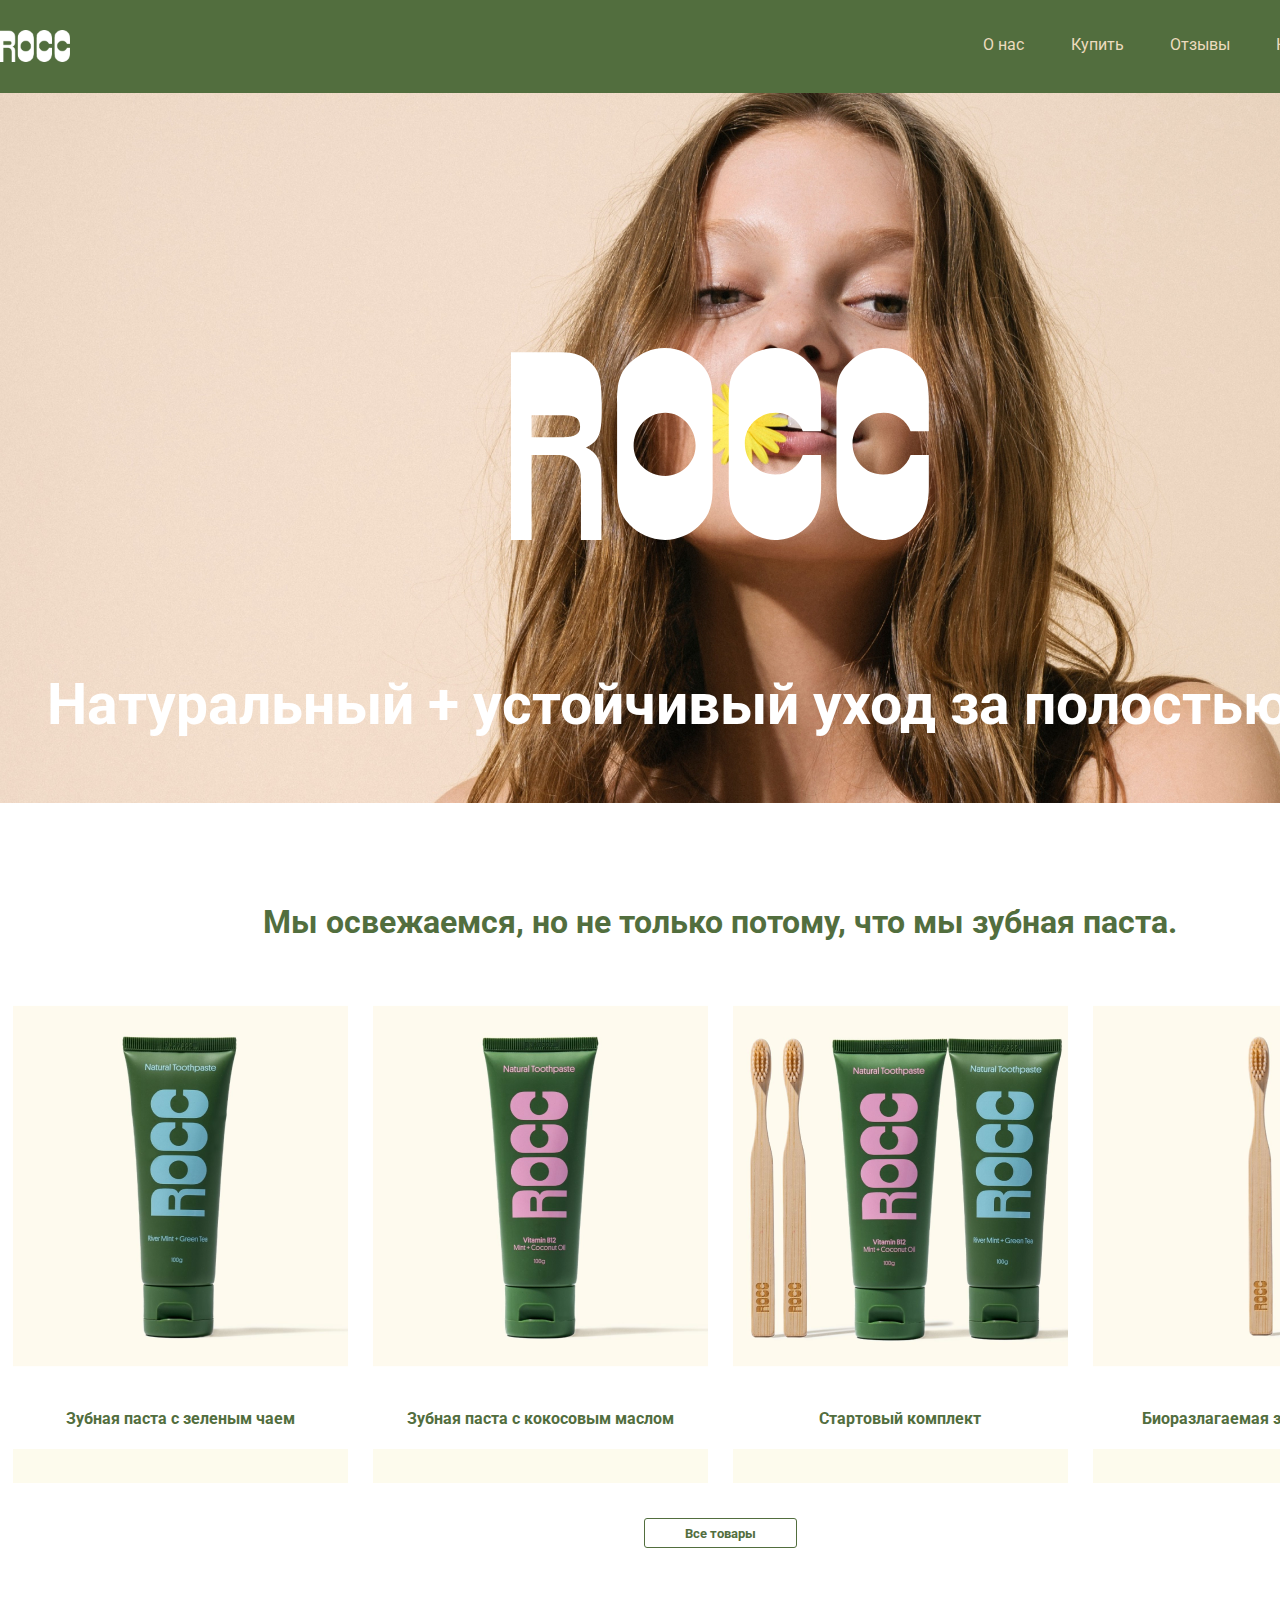
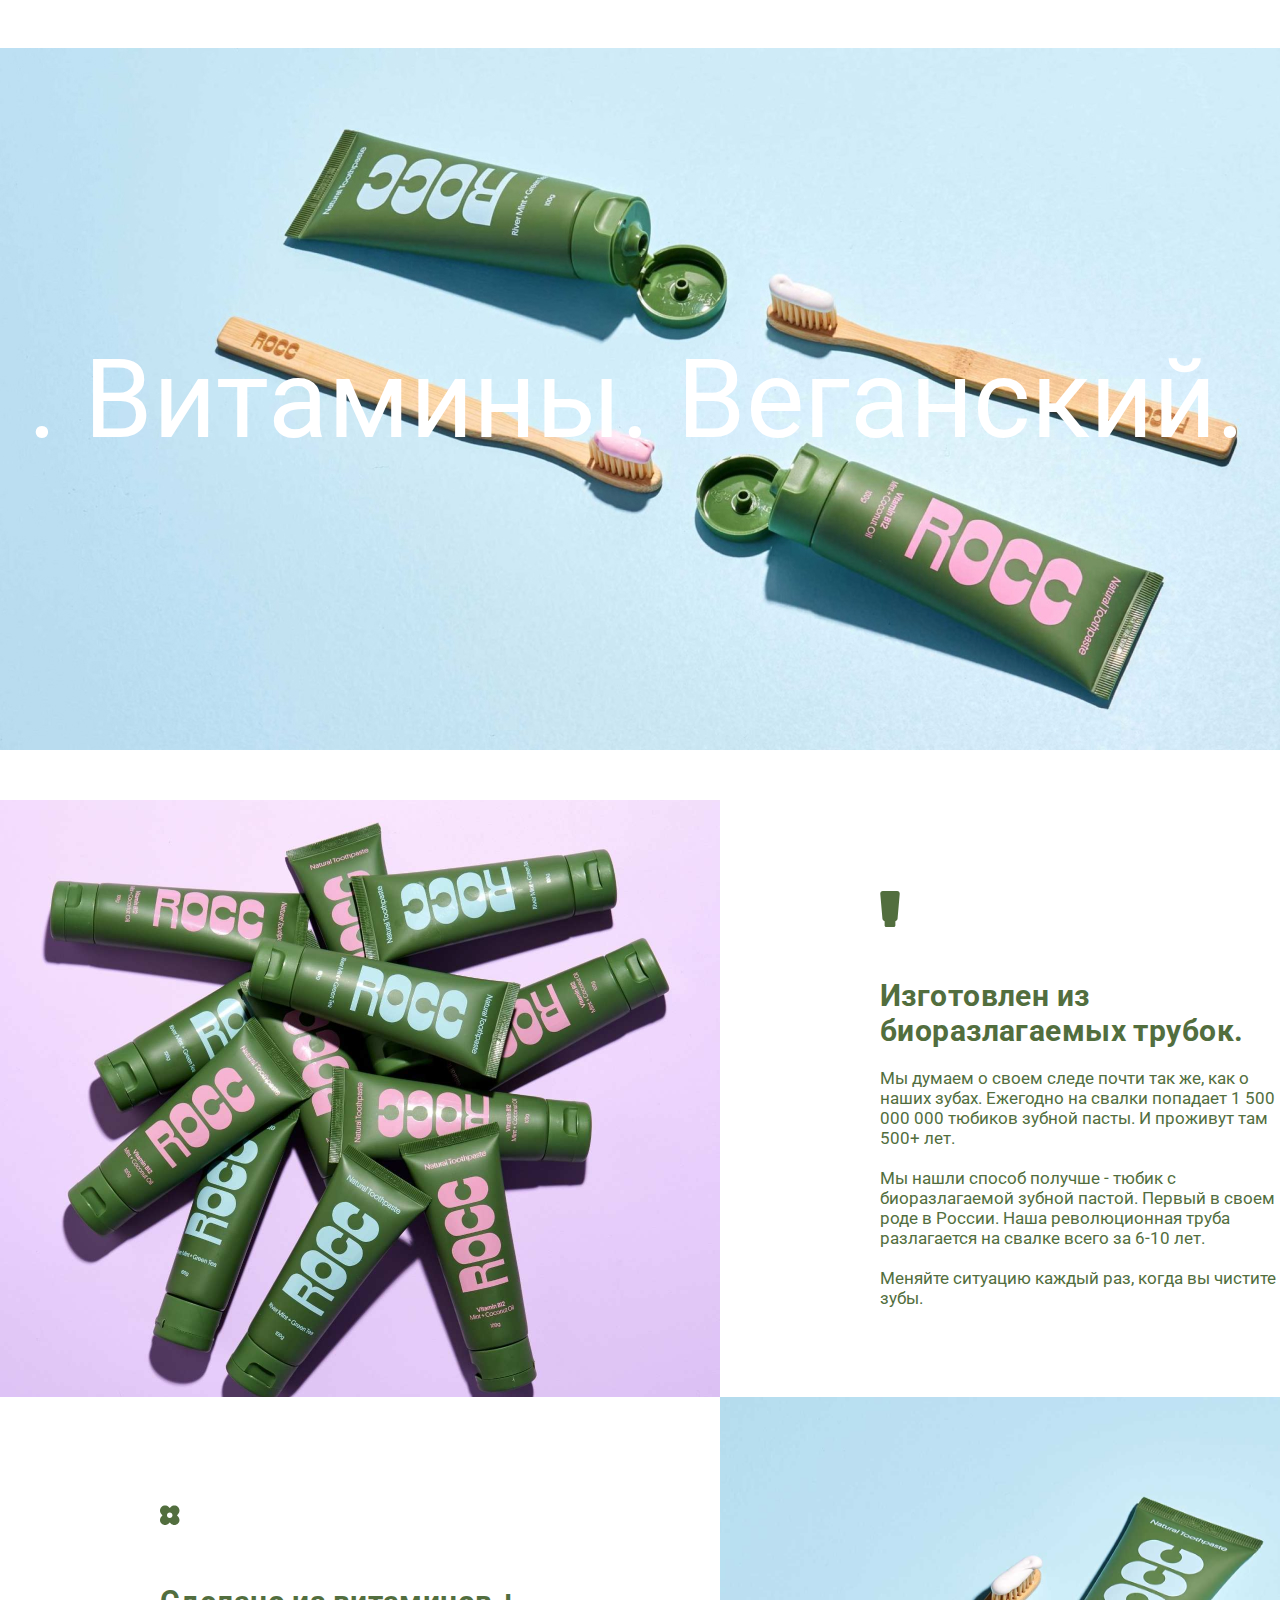
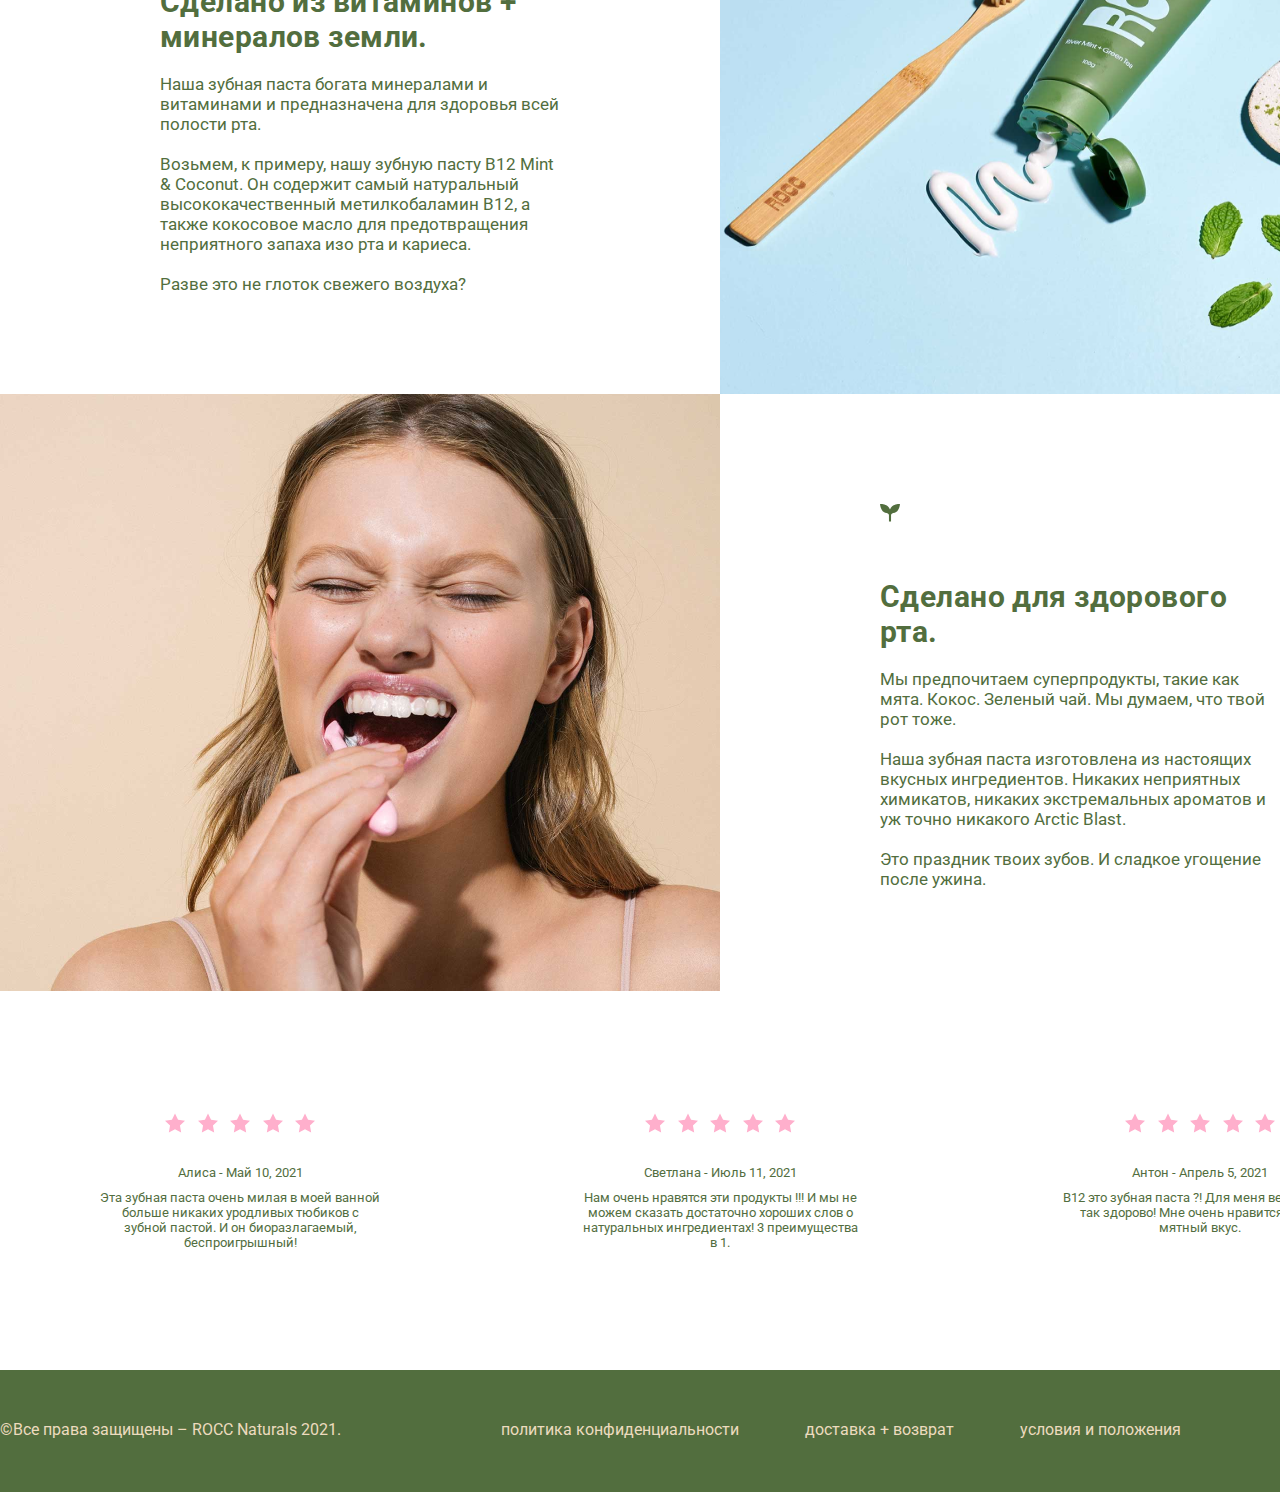
<file: index.html>
<!DOCTYPE html>
<html lang="en">
  <head>
    <meta charset="UTF-8" />
    <meta http-equiv="X-UA-Compatible" content="IE=edge" />
    <meta name="viewport" content="width=device-width, initial-scale=1.0" />
    <link rel="stylesheet" href="styles/index.css" />
    <title>ROCC</title>
  </head>
  <body>
    <header class="header">
      <nav class="header__nav wrapper">
        <span class="header__logo">
          <a href="index.html">
            <img src="./images/logo.png" height="32" alt="Логотип сайта ROCC">
          </a>
        </span>
        <ul class="menu">
          <li class="menu__item">
            <a class="menu__list" href="#about">О нас</a>
          </li>
          <li class="menu__item">
            <a class="menu__list" href="#shop">Купить</a>
          </li>
          <li class="menu__item">
            <a class="menu__list" href="#comments">Отзывы</a>
          </li>
          <li class="menu__item">
            <a class="menu__list" href="#contacts">Контакты</a>
          </li>
          <li class="menu__item">
            <a class="menu__list" href="signin.html">
              <svg xmlns="http://www.w3.org/2000/svg" viewBox="0 0 448 512"><!--! Font Awesome Pro 6.1.1 by @fontawesome - https://fontawesome.com License - https://fontawesome.com/license (Commercial License) Copyright 2022 Fonticons, Inc. --><path d="M224 256c70.7 0 128-57.31 128-128s-57.3-128-128-128C153.3 0 96 57.31 96 128S153.3 256 224 256zM274.7 304H173.3C77.61 304 0 381.6 0 477.3c0 19.14 15.52 34.67 34.66 34.67h378.7C432.5 512 448 496.5 448 477.3C448 381.6 370.4 304 274.7 304z"/></svg>
            </a>
          </li>
        </ul>
      </nav>
    </header>
    <main class="main wrapper">
        <section class="better">
          <img class="better__img" src="images/logo.png" width="418" height="192" alt="" />
          <h1 class="better__title">Натуральный + устойчивый уход за полостью рта</h1>
        </section>
        <section id="shop" class="shop">
            <h1 class="shop__title">Мы освежаемся, но не только потому, что мы зубная паста.</h1>
            <article class="shop__article">
                <img class="article__img" src="images/Rectangle.png" alt="">
                <h4 class="article__title">Зубная паста с зеленым чаем</h4>
            </article>
            <article class="shop__article">
                <img class="article__img" src="images/Rectangle-1.png" alt="">
                <h4 class="article__title">Зубная паста с кокосовым маслом</h4>
            </article>
            <article class="shop__article">
                <img class="article__img" src="images/Rectangle-2.png" alt="">
                <h4 class="article__title">Стартовый комплект</h4>
            </article>
            <article class="shop__article">
                <img class="article__img" src="images/Rectangle-3.png" alt="">
                <h4 class="article__title">Биоразлагаемая зубная щетка</h4>
            </article>
            <button class="shop__button btn">Все товары</button>
        </section>
        <section class="shop-2">
            <h1 class="shop-2__title">. Витамины. Веганский. Пр</h1>
        </section>
        <section id="about" class="gallery">
            <img class="gallery__img-1" src="images/Rectangle 4.png" width="720" height="597" alt=""/>
            <div class="gallery__text-1">
              <svg class="gallery__svg" width="21" height="38" viewBox="0 0 21 38" fill="none" xmlns="http://www.w3.org/2000/svg">
                <path fill-rule="evenodd" clip-rule="evenodd" d="M17.9907 0H3.00857C1.40148 0 0.140009 1.39007 0.279824 3.00271L2.5687 29.2952C2.68024 30.572 3.64166 31.5748 4.85994 31.7744V36.3771C4.85994 37.2745 5.57943 38 6.46702 38H14.5331C15.4207 38 16.1402 37.2745 16.1402 36.3771V31.7744C17.3584 31.574 18.3191 30.572 18.4314 29.2952L20.7203 3.00271C20.8593 1.39007 19.5978 0 17.9907 0Z" fill="#526E3E"/>
              </svg>
              <h1 class="gallery__title">Изготовлен из биоразлагаемых трубок.</h1>
              <p>Мы думаем о своем следе почти так же, как о наших зубах. Ежегодно на свалки попадает 1 500 000 000 тюбиков зубной пасты. И проживут там 500+ лет.</p>
              <p>Мы нашли способ получше - тюбик с биоразлагаемой зубной пастой. Первый в своем роде в России. Наша революционная труба разлагается на свалке всего за 6-10 лет.</p>
              <p>Меняйте ситуацию каждый раз, когда вы чистите зубы.</p>
            </div>
            
            <img class="gallery__img-2" src="images/Rectangle 5.png" width="720" height="597" alt=""/>
            <div class="gallery__text-2">
              <svg class="gallery__svg" width="37" height="37" viewBox="0 0 37 37" fill="none" xmlns="http://www.w3.org/2000/svg">
                <path fill-rule="evenodd" clip-rule="evenodd" d="M31.3788 18.2554C31.3242 18.2008 31.2647 18.155 31.2085 18.102C31.2639 18.0489 31.3242 18.0031 31.3788 17.9485L33.2573 16.07C36.9276 12.3998 36.9276 6.44852 33.2573 2.7783C29.5871 -0.891921 23.6358 -0.891921 19.9656 2.7783L18.0871 4.6568C18.0598 4.68412 18.0373 4.71465 18.01 4.74197C17.9827 4.71465 17.9602 4.68412 17.9329 4.6568L16.0544 2.7783C12.3841 -0.891921 6.43288 -0.891921 2.76266 2.7783C-0.907561 6.44852 -0.907561 12.3998 2.76266 16.07L4.64116 17.9485C4.6958 18.0031 4.75525 18.0489 4.81149 18.102C4.75606 18.155 4.6958 18.2008 4.64116 18.2554L2.76266 20.1339C-0.907561 23.8041 -0.907561 29.7554 2.76266 33.4256C6.43288 37.0958 12.3841 37.0958 16.0544 33.4256L17.9329 31.5471C17.9602 31.5198 17.9827 31.4893 18.01 31.462C18.0373 31.4893 18.0598 31.5198 18.0871 31.5471L19.9656 33.4256C23.6358 37.0958 29.5871 37.0958 33.2573 33.4256C36.9276 29.7554 36.9276 23.8041 33.2573 20.1339L31.3788 18.2554ZM18.01 23.2104C15.189 23.2104 12.9016 20.9237 12.9016 18.102C12.9016 15.2802 15.1882 12.9935 18.01 12.9935C20.8318 12.9935 23.1184 15.2802 23.1184 18.102C23.1184 20.9237 20.831 23.2104 18.01 23.2104Z" fill="#526E3E"/>
              </svg>
              <h1 class="gallery__title">Сделано из витаминов + минералов земли.</h1>
              <p>Наша зубная паста богата минералами и витаминами и предназначена для здоровья всей полости рта.</p>
              <p>Возьмем, к примеру, нашу зубную пасту B12 Mint & Coconut. Он содержит самый натуральный высококачественный метилкобаламин B12, а также кокосовое масло для предотвращения неприятного запаха изо рта и кариеса.</p>
              <p>Разве это не глоток свежего воздуха?</p>
            </div>

            <img class="gallery__img-3" src="images/Rectangle 6.png" width="720" height="597" alt=""/>
            <div class="gallery__text-3">
              <svg class="gallery__svg" width="36" height="32" viewBox="0 0 36 32" fill="none" xmlns="http://www.w3.org/2000/svg">
                <path fill-rule="evenodd" clip-rule="evenodd" d="M18 9.63617C13.0104 -1.79455 0 0.120651 0 0.120651C1.41048 8.49929 3.7152 14.5048 12.155 16.1896C15.2273 16.8023 15.9343 18.7989 16.0906 19.5067C16.0862 19.745 16.0826 19.9862 16.0826 20.2303L16.133 27.917V31.3334H19.867V27.917L19.9174 20.2303C19.9174 19.9862 19.9138 19.745 19.9094 19.5067C20.0657 18.7989 20.7734 16.8023 23.845 16.1896C32.2848 14.5048 34.5895 8.49929 36 0.120651C36 0.120651 22.9896 -1.79455 18 9.63617Z" fill="#526E3E"/>
              </svg>
              <h1 class="gallery__title">Сделано для здорового рта.</h1>
              <p>Мы предпочитаем суперпродукты, такие как мята. Кокос. Зеленый чай. Мы думаем, что твой рот тоже.</p>
              <p>Наша зубная паста изготовлена ​​из настоящих вкусных ингредиентов. Никаких неприятных химикатов, никаких экстремальных ароматов и уж точно никакого Arctic Blast.</p>
              <p>Это праздник твоих зубов. И сладкое угощение после ужина.</p>
            </div>
        </section>
        <section id="comments" class="comments">
          <article class="comments__article">
            <div class="comments__article--star">
              <svg xmlns="http://www.w3.org/2000/svg" width="24" height="24" viewBox="0 0 24 24">
                <path d="M12 .587l3.668 7.568 8.332 1.151-6.064 5.828 1.48 8.279-7.416-3.967-7.417 3.967 1.481-8.279-6.064-5.828 8.332-1.151z"/>
              </svg>
              <svg xmlns="http://www.w3.org/2000/svg" width="24" height="24" viewBox="0 0 24 24">
                <path d="M12 .587l3.668 7.568 8.332 1.151-6.064 5.828 1.48 8.279-7.416-3.967-7.417 3.967 1.481-8.279-6.064-5.828 8.332-1.151z"/>
              </svg>
              <svg xmlns="http://www.w3.org/2000/svg" width="24" height="24" viewBox="0 0 24 24">
                <path d="M12 .587l3.668 7.568 8.332 1.151-6.064 5.828 1.48 8.279-7.416-3.967-7.417 3.967 1.481-8.279-6.064-5.828 8.332-1.151z"/>
              </svg>
              <svg xmlns="http://www.w3.org/2000/svg" width="24" height="24" viewBox="0 0 24 24">
                <path d="M12 .587l3.668 7.568 8.332 1.151-6.064 5.828 1.48 8.279-7.416-3.967-7.417 3.967 1.481-8.279-6.064-5.828 8.332-1.151z"/>
              </svg>
              <svg xmlns="http://www.w3.org/2000/svg" width="24" height="24" viewBox="0 0 24 24">
                <path d="M12 .587l3.668 7.568 8.332 1.151-6.064 5.828 1.48 8.279-7.416-3.967-7.417 3.967 1.481-8.279-6.064-5.828 8.332-1.151z"/>
              </svg>
            </div>
            <p>Алиса - Май 10, 2021</p>
            <p>Эта зубная паста очень милая в моей ванной больше никаких уродливых тюбиков с зубной пастой. И он биоразлагаемый, беспроигрышный!</p>
          </article>
          <article class="comments__article">
            <div class="comments__article--star">
              <svg xmlns="http://www.w3.org/2000/svg" width="24" height="24" viewBox="0 0 24 24">
                <path d="M12 .587l3.668 7.568 8.332 1.151-6.064 5.828 1.48 8.279-7.416-3.967-7.417 3.967 1.481-8.279-6.064-5.828 8.332-1.151z"/>
              </svg>
              <svg xmlns="http://www.w3.org/2000/svg" width="24" height="24" viewBox="0 0 24 24">
                <path d="M12 .587l3.668 7.568 8.332 1.151-6.064 5.828 1.48 8.279-7.416-3.967-7.417 3.967 1.481-8.279-6.064-5.828 8.332-1.151z"/>
              </svg>
              <svg xmlns="http://www.w3.org/2000/svg" width="24" height="24" viewBox="0 0 24 24">
                <path d="M12 .587l3.668 7.568 8.332 1.151-6.064 5.828 1.48 8.279-7.416-3.967-7.417 3.967 1.481-8.279-6.064-5.828 8.332-1.151z"/>
              </svg>
              <svg xmlns="http://www.w3.org/2000/svg" width="24" height="24" viewBox="0 0 24 24">
                <path d="M12 .587l3.668 7.568 8.332 1.151-6.064 5.828 1.48 8.279-7.416-3.967-7.417 3.967 1.481-8.279-6.064-5.828 8.332-1.151z"/>
              </svg>
              <svg xmlns="http://www.w3.org/2000/svg" width="24" height="24" viewBox="0 0 24 24">
                <path d="M12 .587l3.668 7.568 8.332 1.151-6.064 5.828 1.48 8.279-7.416-3.967-7.417 3.967 1.481-8.279-6.064-5.828 8.332-1.151z"/>
              </svg>
            </div>
            <p>Светлана - Июль 11, 2021</p>
            <p>Нам очень нравятся эти продукты !!! И мы не можем сказать достаточно хороших слов о натуральных ингредиентах! 3 преимущества в 1.</p>
          </article>
          <article class="comments__article">
            <div class="comments__article--star">
              <svg xmlns="http://www.w3.org/2000/svg" width="24" height="24" viewBox="0 0 24 24">
                <path d="M12 .587l3.668 7.568 8.332 1.151-6.064 5.828 1.48 8.279-7.416-3.967-7.417 3.967 1.481-8.279-6.064-5.828 8.332-1.151z"/>
              </svg>
              <svg xmlns="http://www.w3.org/2000/svg" width="24" height="24" viewBox="0 0 24 24">
                <path d="M12 .587l3.668 7.568 8.332 1.151-6.064 5.828 1.48 8.279-7.416-3.967-7.417 3.967 1.481-8.279-6.064-5.828 8.332-1.151z"/>
              </svg>
              <svg xmlns="http://www.w3.org/2000/svg" width="24" height="24" viewBox="0 0 24 24">
                <path d="M12 .587l3.668 7.568 8.332 1.151-6.064 5.828 1.48 8.279-7.416-3.967-7.417 3.967 1.481-8.279-6.064-5.828 8.332-1.151z"/>
              </svg>
              <svg xmlns="http://www.w3.org/2000/svg" width="24" height="24" viewBox="0 0 24 24">
                <path d="M12 .587l3.668 7.568 8.332 1.151-6.064 5.828 1.48 8.279-7.416-3.967-7.417 3.967 1.481-8.279-6.064-5.828 8.332-1.151z"/>
              </svg>
              <svg xmlns="http://www.w3.org/2000/svg" width="24" height="24" viewBox="0 0 24 24">
                <path d="M12 .587l3.668 7.568 8.332 1.151-6.064 5.828 1.48 8.279-7.416-3.967-7.417 3.967 1.481-8.279-6.064-5.828 8.332-1.151z"/>
              </svg>
            </div>
            <p>Антон - Апрель 5, 2021</p>
            <p>B12 это зубная паста ?! Для меня вегана - это так здорово! Мне очень нравится супер мятный вкус.</p>
          </article>
        </section>
    </main>
    <footer id="contacts" class="footer">
      <div class="footer__container wrapper">
        <span class="footer__copyright">©Все права защищены – ROCC Naturals 2021.</span>
        <ul class="footer__menu">
          <li><a href="#">политика конфиденциальности</a></li>
          <li><a href="#">доставка + возврат</a></li>
          <li><a href="#">условия и положения</a></li>
        </ul>
        <ul class="footer__menu--social">
          <li>
            <a href="#">
              <svg width="18" height="18" xmlns="http://www.w3.org/2000/svg">
                <path d="M18 9.05C18 4.05 13.97 0 9 0S0 4.05 0 9.05c0 4.52 3.3 8.27 7.6 8.95v-6.33H5.3V9.05h2.3V7.06c0-2.27 1.34-3.52 3.4-3.52.98 0 2 .17 2 .17v2.23h-1.13c-1.11 0-1.46.7-1.46 1.42v1.7h2.5l-.4 2.61h-2.1V18A9.04 9.04 0 0018 9.05z"/>
              </svg>
            </a>
          </li>
          <li>
            <a href="#">
              <svg width="17" height="14" xmlns="http://www.w3.org/2000/svg">
                <path d="M5.35 14c6.41 0 9.92-5.39 9.92-10.06l-.01-.45A7.14 7.14 0 0017 1.66a6.8 6.8 0 01-2 .55A3.55 3.55 0 0016.53.26c-.68.4-1.43.7-2.21.85a3.48 3.48 0 00-5.73.97c-.31.7-.4 1.5-.22 2.26A9.8 9.8 0 011.18.64a3.58 3.58 0 001.08 4.72 3.46 3.46 0 01-1.58-.44v.05c0 .81.28 1.6.8 2.24a3.48 3.48 0 002 1.22c-.51.14-1.05.17-1.57.06a3.54 3.54 0 003.26 2.46A6.94 6.94 0 010 12.41 9.8 9.8 0 005.35 14z" />
              </svg>
            </a>
          </li>
          <li>
            <a href="#">
              <svg width="18" height="18" xmlns="http://www.w3.org/2000/svg">
                <path d="M9 1.62c2.41 0 2.7.01 3.64.05.88.04 1.36.19 1.67.31.42.16.72.36 1.04.67.31.32.5.62.67 1.04.12.32.27.8.3 1.67.05.95.06 1.23.06 3.63 0 2.41 0 2.7-.05 3.64a4.93 4.93 0 01-.31 1.67c-.16.42-.36.72-.67 1.03-.32.32-.62.51-1.04.68-.31.12-.8.27-1.67.3-.95.05-1.23.06-3.63.06-2.41 0-2.7-.01-3.64-.05A4.94 4.94 0 013.7 16a2.79 2.79 0 01-1.04-.68A2.77 2.77 0 012 14.3c-.12-.32-.27-.8-.3-1.67-.05-.95-.06-1.23-.06-3.64 0-2.4 0-2.69.05-3.63.04-.88.19-1.35.31-1.67.16-.42.36-.72.67-1.04.32-.31.62-.5 1.04-.67.31-.12.8-.27 1.67-.3.94-.05 1.23-.06 3.64-.06zM9 0C6.57 0 6.26.01 5.3.05 4.33.1 3.67.25 3.1.47c-.6.23-1.1.54-1.6 1.04s-.8 1-1.04 1.6a6.6 6.6 0 00-.42 2.18C.01 6.25 0 6.56 0 9c0 2.45.01 2.75.05 3.71s.2 1.62.42 2.19c.23.59.54 1.1 1.04 1.6s1 .8 1.6 1.03a6.6 6.6 0 002.18.42c.96.04 1.27.05 3.71.05 2.45 0 2.75-.01 3.71-.05s1.62-.2 2.19-.42a4.4 4.4 0 001.6-1.04c.49-.5.8-1 1.03-1.6a6.6 6.6 0 00.42-2.18c.04-.96.05-1.26.05-3.7 0-2.45-.01-2.75-.05-3.71a6.58 6.58 0 00-.42-2.19c-.22-.6-.53-1.1-1.03-1.6s-1-.8-1.6-1.04a6.6 6.6 0 00-2.18-.41A61.5 61.5 0 009.01 0z"/>
                <path d="M9 4.38a4.63 4.63 0 100 9.25 4.63 4.63 0 000-9.25zM9 12a3 3 0 110-6 3 3 0 010 6zM14.9 4.2a1.08 1.08 0 11-2.17 0 1.08 1.08 0 012.16 0z"/>
              </svg>
            </a>
          </li>
        </ul>
      </div>
    </footer>
  </body>
</html>
</file>
<file: styles/index.css>
/* Global */
@import 'variables.css';
@import url('https://fonts.googleapis.com/css2?family=Roboto:wght@400;700&display=swap');

/* Blocks */
@import 'blocks/header.css';
@import 'blocks/main.css';
@import 'blocks/footer.css';

* {
    margin: 0;
    padding: 0;
    box-sizing: border-box;
}

html {
    scroll-behavior: smooth;
}

body {
    font-family: 'Roboto', sans-serif;
    font-weight: 400;
    color: var(--desaturated-green)
}

.wrapper {
    width: 1440px;
    margin: 0 auto;
}

.btn {
    color: inherit;
    font-family: inherit;
    font-size: 13px;
    font-weight: 700;
    line-height: 20px;
    padding: 5px 40px;
    border-radius: 3px;
    border: 1px solid var(--desaturated-green);
    background-color: var(--clr-primary);
    cursor: pointer;
}
</file>
